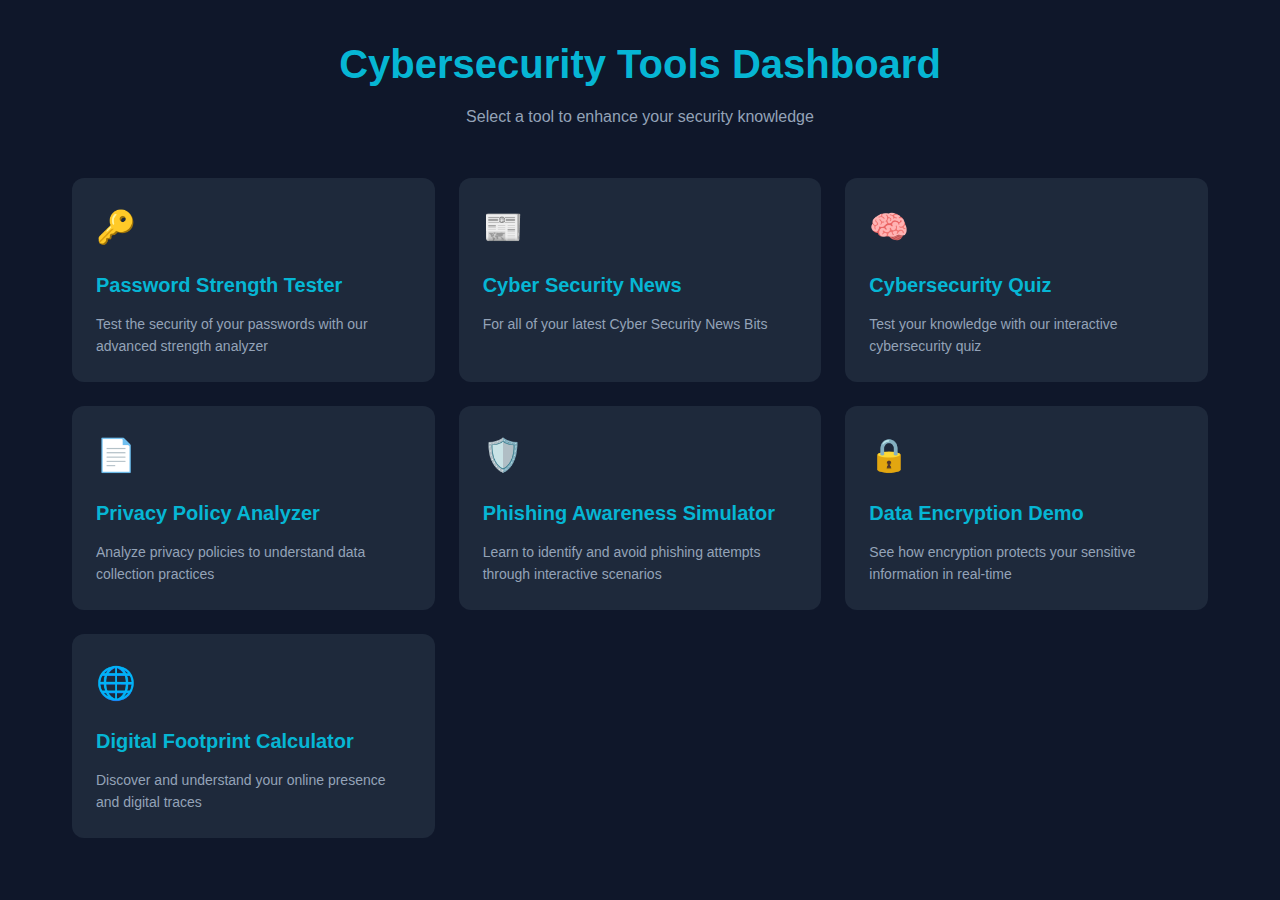
<file: index.html>
<!DOCTYPE html>
<html lang="en">
<head>
    <meta charset="UTF-8">
    <meta name="viewport" content="width=device-width, initial-scale=1.0">
    <title>Cybersecurity Tools Dashboard</title>
    <link rel="stylesheet" href="styles.css">
</head>
<body>
    <div class="container">
        <h1>Cybersecurity Tools Dashboard</h1>
        <p class="subtitle">Select a tool to enhance your security knowledge</p>
        
        <div class="grid">
            <div class="card" data-href="pst.html">
                <div class="icon">🔑</div>
                <h2>Password Strength Tester</h2>
                <p>Test the security of your passwords with our advanced strength analyzer</p>
            </div>
            
            <div class="card" data-href="Cybernews.html">
                <div class="icon">📰</div>
                <h2>Cyber Security News</h2>
                <p>For all of your latest Cyber Security News Bits </p>
            </div>

            <div class="card" data-href="quiz.html">
                <div class="icon">🧠</div>
                <h2>Cybersecurity Quiz</h2>
                <p>Test your knowledge with our interactive cybersecurity quiz</p>
            </div>
            
            <div class="card" data-href="privanalyzer.html">
                <div class="icon">📄</div>
                <h2>Privacy Policy Analyzer</h2>
                <p>Analyze privacy policies to understand data collection practices</p>
            </div>
            
            <div class="card" data-href="phishingsimu.html">
                <div class="icon">🛡️</div>
                <h2>Phishing Awareness Simulator</h2>
                <p>Learn to identify and avoid phishing attempts through interactive scenarios</p>
            </div>
            
            <div class="card" data-href="dataencrydemo.html">
                <div class="icon">🔒</div>
                <h2>Data Encryption Demo</h2>
                <p>See how encryption protects your sensitive information in real-time</p>
            </div>
            
            <div class="card" data-href="digitalfootprint.html">
                <div class="icon">🌐</div>
                <h2>Digital Footprint Calculator</h2>
                <p>Discover and understand your online presence and digital traces</p>
            </div>
        </div>
    </div>
    <script src="script.js"></script>
</body>
</html>
</file>
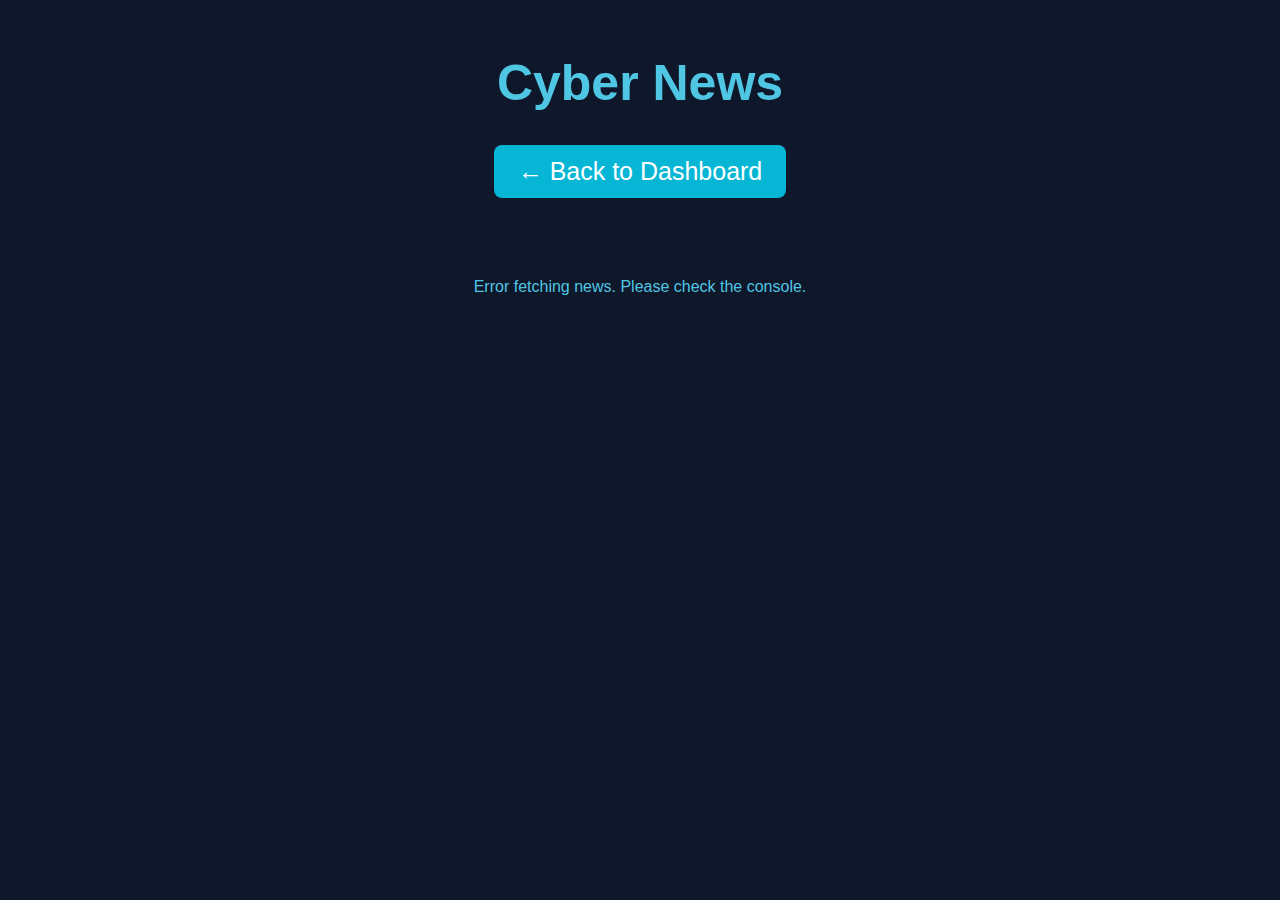
<file: Cybernews.html>
<!DOCTYPE html>
<html lang="en">
<head>
    <meta charset="UTF-8">
    <meta name="viewport" content="width=device-width, initial-scale=1.0">
    <title>Cyber News</title>
    <style>
        .back-button {
    display: inline-block;
    padding: 0.75rem 1.5rem;
    background-color: #06b6d4;
    color: #fff;
    text-decoration: none;
    border-radius: 0.5rem;
    margin-bottom: 1.5rem;
    transition: background-color 0.3s ease;
}

.back-button:hover {
    background-color: #0891b2;
}
        body { font-family: sans-serif; margin: 0; padding: 20px; background: #0f172a; color: #4fc6e3; }
        header { text-align: center; margin-bottom: 20px; font-size: 25px; }
        .news-card { background: #12213a; border-radius: 8px; box-shadow: 0 2px 4px rgba(0,0,0,0.1); padding: 20px; margin-bottom: 20px; }
        .news-card a { text-decoration: none; color: inherit; display: block;}
        .news-card h3 { margin-top: 0; }
        .news-card p { font-size: 0.9em; color: #bbd28b; }
        #news-container { display: flex; flex-wrap: wrap; justify-content: center; gap: 20px;} 
        main { padding: 20px;}

    </style>
</head>
<body>
    <header>
        <h1>Cyber News</h1>
        <a href="index.html" class="back-button">← Back to Dashboard</a>
        </div>
    </header>

    <main>
        <div id="news-container"></div>
    </main>

    <script>
        document.addEventListener('DOMContentLoaded', () => {
            const newsContainer = document.getElementById('news-container');
            const keywordsSelect = document.getElementById('keywords');
            const filterButton = document.getElementById('filterButton');
            const guardianApiKey = '76ef4581-744b-4572-8099-77096a9ebbce'; // **REPLACE WITH YOUR KEY**

            function fetchNews(keywords = []) {
                let query = keywords.length > 0 ? keywords.join(' OR ') : 'cybersecurity OR technology OR ai'; // Build query
                const apiUrl = `https://content.guardianapis.com/search?q=${query}&api-key=${guardianApiKey}&show-fields=headline,trailText,webUrl`;

                fetch(apiUrl)
                    .then(response => {
                        if (!response.ok) {
                            throw new Error(`HTTP error! status: ${response.status}`); // Check for HTTP errors
                        }
                        return response.json();
                    })
                    .then(data => {
                        if (data.response && data.response.results) {
                            displayNews(data.response.results);
                        } else {
                            console.error("Invalid Guardian API response:", data);
                            newsContainer.innerHTML = "<p>Error fetching news.</p>";
                        }
                    })
                    .catch(error => {
                        console.error("Fetch error:", error);
                        newsContainer.innerHTML = "<p>Error fetching news. Please check the console.</p>";
                    });
            }

            function displayNews(newsItems) {
                newsContainer.innerHTML = ''; // Clear previous news

                if (!newsItems || newsItems.length === 0) {
                    newsContainer.innerHTML = "<p>No news found.</p>";
                    return;
                }

                newsItems.forEach(item => {
                    const card = document.createElement('div');
                    card.classList.add('news-card');

                    const link = document.createElement('a');
                    link.href = item.webUrl;
                    link.target = '_blank';

                    const title = document.createElement('h3');
                    title.textContent = item.fields.headline;

                    const snippet = document.createElement('p');
                    snippet.textContent = item.fields.trailText || "No snippet available.";

                    link.appendChild(title);
                    link.appendChild(snippet);
                    card.appendChild(link);
                    newsContainer.appendChild(card);
                });
            }

            fetchNews(); // Initial fetch

            filterButton.addEventListener('click', () => {
                const selectedKeywords = Array.from(keywordsSelect.selectedOptions).map(option => option.value);
                fetchNews(selectedKeywords);
            });
        });
    </script>
</body>
</html>
</file>
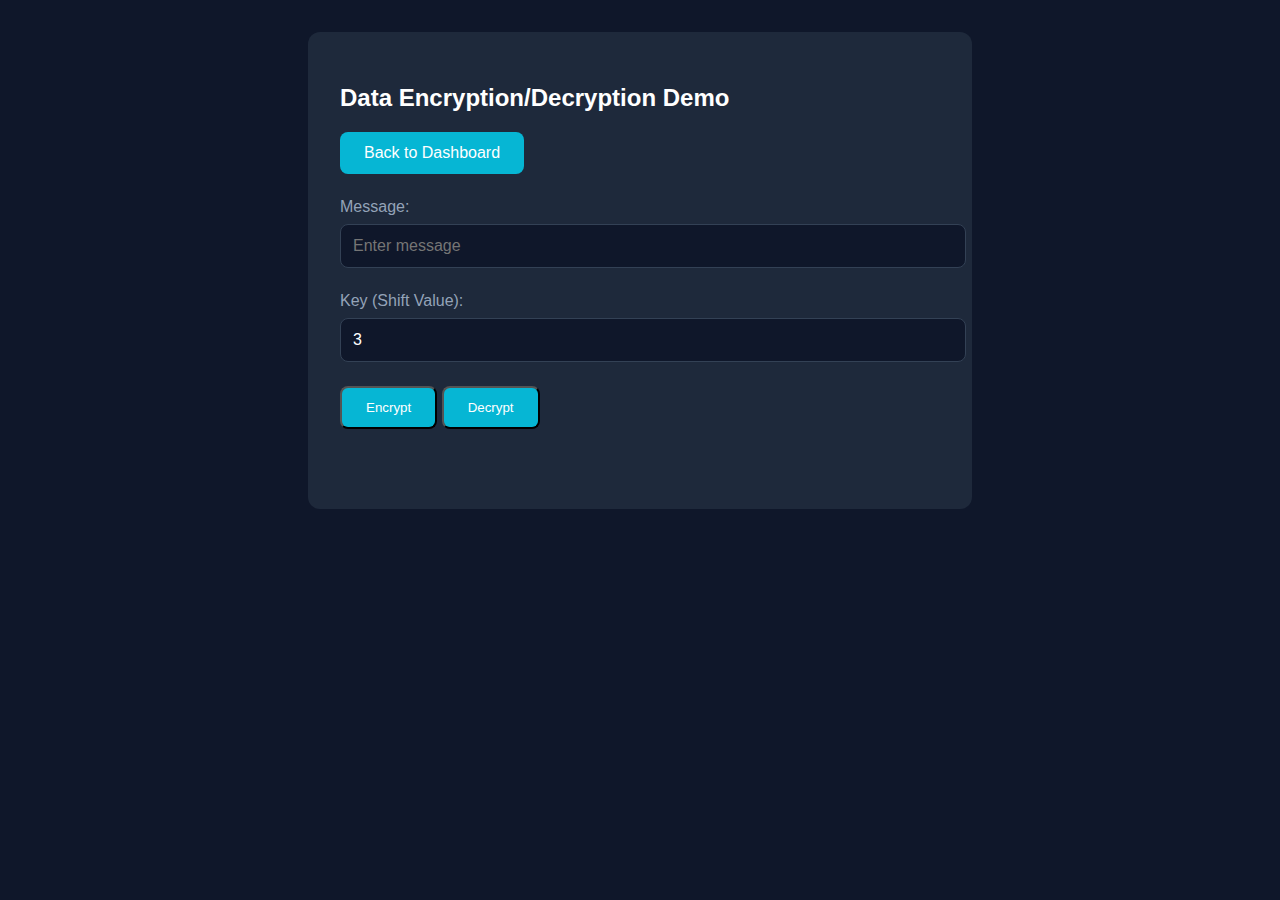
<file: dataencrydemo.html>
<!DOCTYPE html>
<html lang="en">
<head>
    <meta charset="UTF-8">
    <meta name="viewport" content="width=device-width, initial-scale=1.0">
    <title>Data Encryption/Decryption Demo</title>
    <style>
        body {
            background-color: #0f172a;
            color: #fff;
            font-family: sans-serif;
        }

        .hibp-container {
            max-width: 600px;
            margin: 2rem auto;
            padding: 2rem;
            background-color: #1e293b;
            border-radius: 0.75rem;
        }

        .input-group {
            margin-bottom: 1.5rem;
        }

        .input-group label {
            display: block;
            margin-bottom: 0.5rem;
            color: #94a3b8;
        }

        .input-group input {
            width: 100%;
            padding: 0.75rem;
            border: 1px solid #334155;
            border-radius: 0.5rem;
            background-color: #0f172a;
            color: #fff;
            font-size: 1rem;
        }

        .back-button {
            display: inline-block;
            padding: 0.75rem 1.5rem;
            background-color: #06b6d4;
            color: #fff;
            text-decoration: none;
            border-radius: 0.5rem;
            margin-bottom: 1.5rem;
            transition: background-color 0.3s ease;
        }

        .back-button:hover {
            background-color: #0891b2;
        }

        .hibp-results {
            margin-top: 1.5rem;
            color: #fff;
        }

        .hibp-results p {
            margin-bottom: 0.5rem;
        }

        .hibp-results a {
            color: #06b6d4;
            text-decoration: none;
        }
    </style>
</head>
<body>

    <div class="hibp-container">
        <h2>Data Encryption/Decryption Demo</h2>
        <a href="index.html" class="back-button">Back to Dashboard</a>

        <div class="input-group">
            <label for="message">Message:</label>
            <input type="text" id="message" placeholder="Enter message">
        </div>

        <div class="input-group">
            <label for="key">Key (Shift Value):</label>
            <input type="number" id="key" value="3" placeholder="Enter shift value (number)">
        </div>

        <button class="back-button" id="encryptButton">Encrypt</button>
        <button class="back-button" id="decryptButton">Decrypt</button>

        <div class="hibp-results" id="results"></div>
    </div>


    <script>
        function caesarCipher(text, shift) {
            let result = '';
            for (let i = 0; i < text.length; i++) {
                let char = text[i];
                if (char.toUpperCase() >= 'A' && char.toUpperCase() <= 'Z') {
                    let code = char.charCodeAt(0);
                    let shiftedCode = ((code - (char.toUpperCase() === char ? 65 : 97) + shift) % 26 + 26) % 26 + (char.toUpperCase() === char ? 65 : 97);
                    result += String.fromCharCode(shiftedCode);
                } else {
                    result += char;
                }
            }
            return result;
        }

        document.addEventListener('DOMContentLoaded', () => {
            const messageInput = document.getElementById('message');
            const keyInput = document.getElementById('key');
            const encryptButton = document.getElementById('encryptButton');
            const decryptButton = document.getElementById('decryptButton');
            const resultsDiv = document.getElementById('results');

            encryptButton.addEventListener('click', () => {
                const message = messageInput.value;
                const key = parseInt(keyInput.value);
                const encryptedMessage = caesarCipher(message, key);
                resultsDiv.innerHTML = `<p>Encrypted: ${encryptedMessage}</p>`;
            });

            decryptButton.addEventListener('click', () => {
                const message = messageInput.value;
                const key = parseInt(keyInput.value);
                const decryptedMessage = caesarCipher(message, -key); 
                resultsDiv.innerHTML = `<p>Decrypted: ${decryptedMessage}</p>`;
            });
        });
    </script>

</body>
</html>
</file>
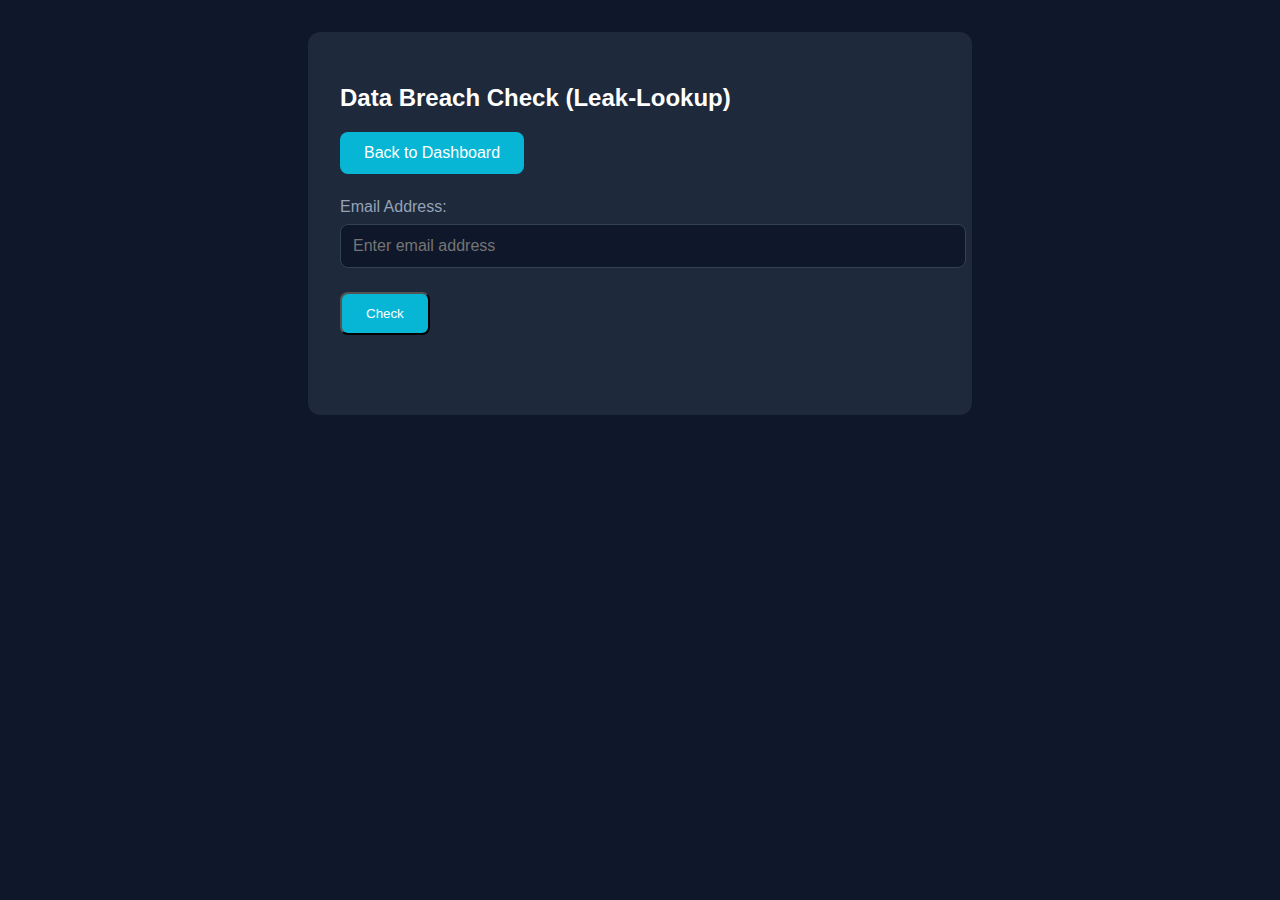
<file: digitalfootprint.html>
<!DOCTYPE html>
<html lang="en">
<head>
    <meta charset="UTF-8">
    <meta name="viewport" content="width=device-width, initial-scale=1.0">
    <title>Data Breach Check (Leak-Lookup)</title>
    <style>
        
        body {
            background-color: #0f172a;
            color: #fff;
            font-family: sans-serif;
        }

        .hibp-container {
            max-width: 600px;
            margin: 2rem auto;
            padding: 2rem;
            background-color: #1e293b;
            border-radius: 0.75rem;
        }

        .input-group {
            margin-bottom: 1.5rem;
        }

        .input-group label {
            display: block;
            margin-bottom: 0.5rem;
            color: #94a3b8;
        }

        .input-group input {
            width: 100%;
            padding: 0.75rem;
            border: 1px solid #334155;
            border-radius: 0.5rem;
            background-color: #0f172a;
            color: #fff;
            font-size: 1rem;
        }

        .hibp-results {
            margin-top: 1.5rem;
            color: #fff;
        }

        .hibp-results p {
            margin-bottom: 0.5rem;
        }

        .hibp-results a {
            color: #06b6d4;
            text-decoration: none;
        }

        .back-button {
            display: inline-block;
            padding: 0.75rem 1.5rem;
            background-color: #06b6d4;
            color: #fff;
            text-decoration: none;
            border-radius: 0.5rem;
            margin-bottom: 1.5rem;
            transition: background-color 0.3s ease;
        }

        .back-button:hover {
            background-color: #0891b2;
        }
    </style>
</head>
<body>

    <div class="hibp-container">
        <h2>Data Breach Check (Leak-Lookup)</h2>
        <a href="index.html" class="back-button">Back to Dashboard</a>
        <div class="input-group">
            <label for="email">Email Address:</label>
            <input type="email" id="email" placeholder="Enter email address">
        </div>
        <button class="back-button" id="checkButton">Check</button>
        <div class="hibp-results" id="results"></div>
    </div>

    <script>
        document.addEventListener('DOMContentLoaded', () => {
            const emailInput = document.getElementById('email');
            const checkButton = document.getElementById('checkButton');
            const resultsDiv = document.getElementById('results');

            checkButton.addEventListener('click', () => {
                const email = emailInput.value;
                if (!email) {
                    resultsDiv.innerHTML = "<p>Please enter an email address.</p>";
                    return;
                }

                const leakLookupApiKey = '81d792a7a87bc83f7a5d5384471b6b44'; // **REPLACE WITH YOUR API KEY**
                const leakLookupApiUrl = `https://api.leak-lookup.com/search?email=${email}&api_key=${leakLookupApiKey}`;

                fetch(leakLookupApiUrl)
                    .then(response => {
                        if (response.status === 200) {
                            return response.json();
                        } else if (response.status === 404) {
                            return null; // Email not found
                        } else {
                            throw new Error(`Leak-Lookup API error: ${response.status}`);
                        }
                    })
                    .then(data => {
                        resultsDiv.innerHTML = "";
                        if (data && data.length > 0) {
                            let breachesHtml = "<p>The following breaches were found:</p><ul>";
                            data.forEach(breach => {
                                breachesHtml += `<li>${breach.title}</li>`; 
                            });
                            breachesHtml += "</ul>";
                            resultsDiv.innerHTML = breachesHtml;
                        } else if (data === null) {
                            resultsDiv.innerHTML = "<p>No breaches found for this email address.</p>";
                        } else {
                            resultsDiv.innerHTML = "<p>No breaches found for this email address.</p>";
                        }
                    })
                    .catch(error => {
                        console.error("Error checking Leak-Lookup:", error);
                        resultsDiv.innerHTML = "<p>Error checking for breaches. Please try again later.</p>";
                    });
            });
        });
    </script>

</body>
</html>
</file>
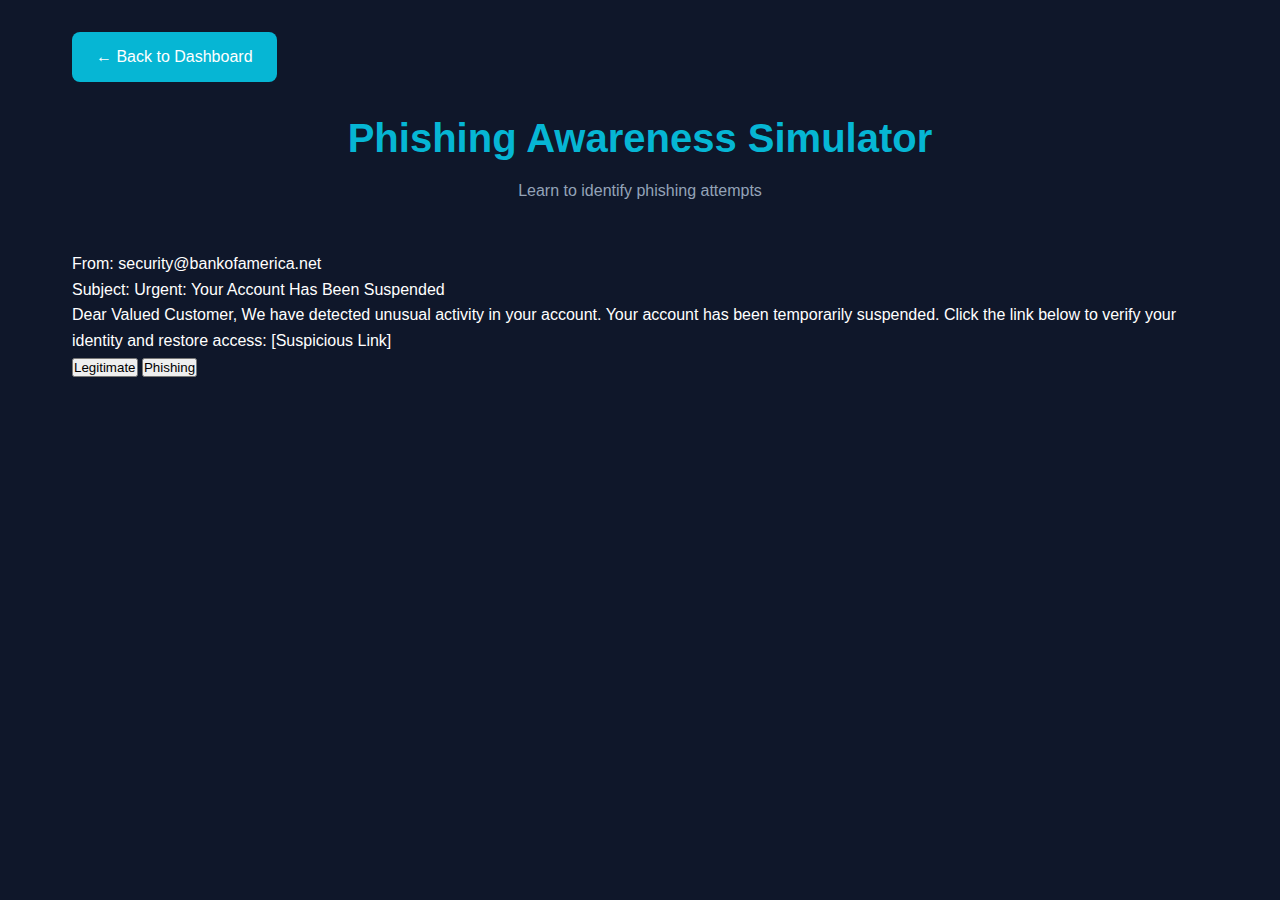
<file: phishingsimu.html>
<!DOCTYPE html>
<html lang="en">
<head>
    <meta charset="UTF-8">
    <meta name="viewport" content="width=device-width, initial-scale=1.0">
    <title>Phishing Awareness Simulator</title>
    <link rel="stylesheet" href="styles.css">
</head>
<body>
    <div class="container">
        <a href="index.html" class="back-button">← Back to Dashboard</a>
        
        <div class="simulator-container">
            <h1>Phishing Awareness Simulator</h1>
            <p class="subtitle">Learn to identify phishing attempts</p>

            <div id="email-container" class="email-container">
                <div class="email-header">
                    <div class="email-field">
                        <span class="field-label">From:</span>
                        <span id="sender" class="field-value"></span>
                    </div>
                    <div class="email-field">
                        <span class="field-label">Subject:</span>
                        <span id="subject" class="field-value"></span>
                    </div>
                </div>
                <div id="email-body" class="email-body"></div>
            </div>

            <div class="action-container">
                <button id="legitimate-btn" class="action-button">Legitimate</button>
                <button id="phishing-btn" class="action-button danger">Phishing</button>
            </div>

            <div id="feedback" class="feedback-container"></div>
        </div>
    </div>

    <script>
        const phishingScenarios = [
            {
                sender: "security@bankofamerica.net",
                subject: "Urgent: Your Account Has Been Suspended",
                body: "Dear Valued Customer,\n\nWe have detected unusual activity in your account. Your account has been temporarily suspended. Click the link below to verify your identity and restore access:\n\n[Suspicious Link]",
                isPhishing: true,
                explanation: "Red flags: Urgent language, suspicious sender domain (.net instead of .com), generic greeting, request to click a link"
            },
            {
                sender: "support@dropbox.com",
                subject: "Your Dropbox: New sign-in from Chrome on Windows",
                body: "We noticed a new sign-in to your Dropbox account. If this was you, you can safely ignore this message. If this wasn't you, please reset your password.",
                isPhishing: false,
                explanation: "Legitimate: Correct domain, no urgent action required, no suspicious links, informative content"
            },
            {
                sender: "hr.department@company-careers.com",
                subject: "Job Offer - Immediate Response Required",
                body: "Congratulations! You've been selected for a position. To accept, please provide your social security number and bank details for direct deposit setup.",
                isPhishing: true,
                explanation: "Red flags: Suspicious domain, requesting sensitive information via email, urgency"
            }
        ];

        let currentScenario = 0;
        let score = 0;

        function loadScenario() {
            const scenario = phishingScenarios[currentScenario];
            document.getElementById('sender').textContent = scenario.sender;
            document.getElementById('subject').textContent = scenario.subject;
            document.getElementById('email-body').textContent = scenario.body;
            document.getElementById('feedback').innerHTML = '';
        }

        function checkAnswer(isPhishingGuess) {
            const scenario = phishingScenarios[currentScenario];
            const isCorrect = isPhishingGuess === scenario.isPhishing;
            
            const feedback = document.getElementById('feedback');
            feedback.innerHTML = `
                <div class="feedback ${isCorrect ? 'correct' : 'incorrect'}">
                    <h3>${isCorrect ? '✓ Correct!' : '✗ Incorrect'}</h3>
                    <p>${scenario.explanation}</p>
                    ${currentScenario < phishingScenarios.length - 1 ? 
                        '<button onclick="nextScenario()" class="action-button">Next Email</button>' :
                        '<button onclick="restart()" class="action-button">Start Over</button>'}
                </div>
            `;

            if (isCorrect) score++;
            
            document.getElementById('legitimate-btn').disabled = true;
            document.getElementById('phishing-btn').disabled = true;
        }

        function nextScenario() {
            currentScenario++;
            document.getElementById('legitimate-btn').disabled = false;
            document.getElementById('phishing-btn').disabled = false;
            loadScenario();
        }

        function restart() {
            currentScenario = 0;
            score = 0;
            document.getElementById('legitimate-btn').disabled = false;
            document.getElementById('phishing-btn').disabled = false;
            loadScenario();
        }

        document.getElementById('legitimate-btn').addEventListener('click', () => checkAnswer(false));
        document.getElementById('phishing-btn').addEventListener('click', () => checkAnswer(true));

        loadScenario();
    </script>
</body>
</html>
</file>
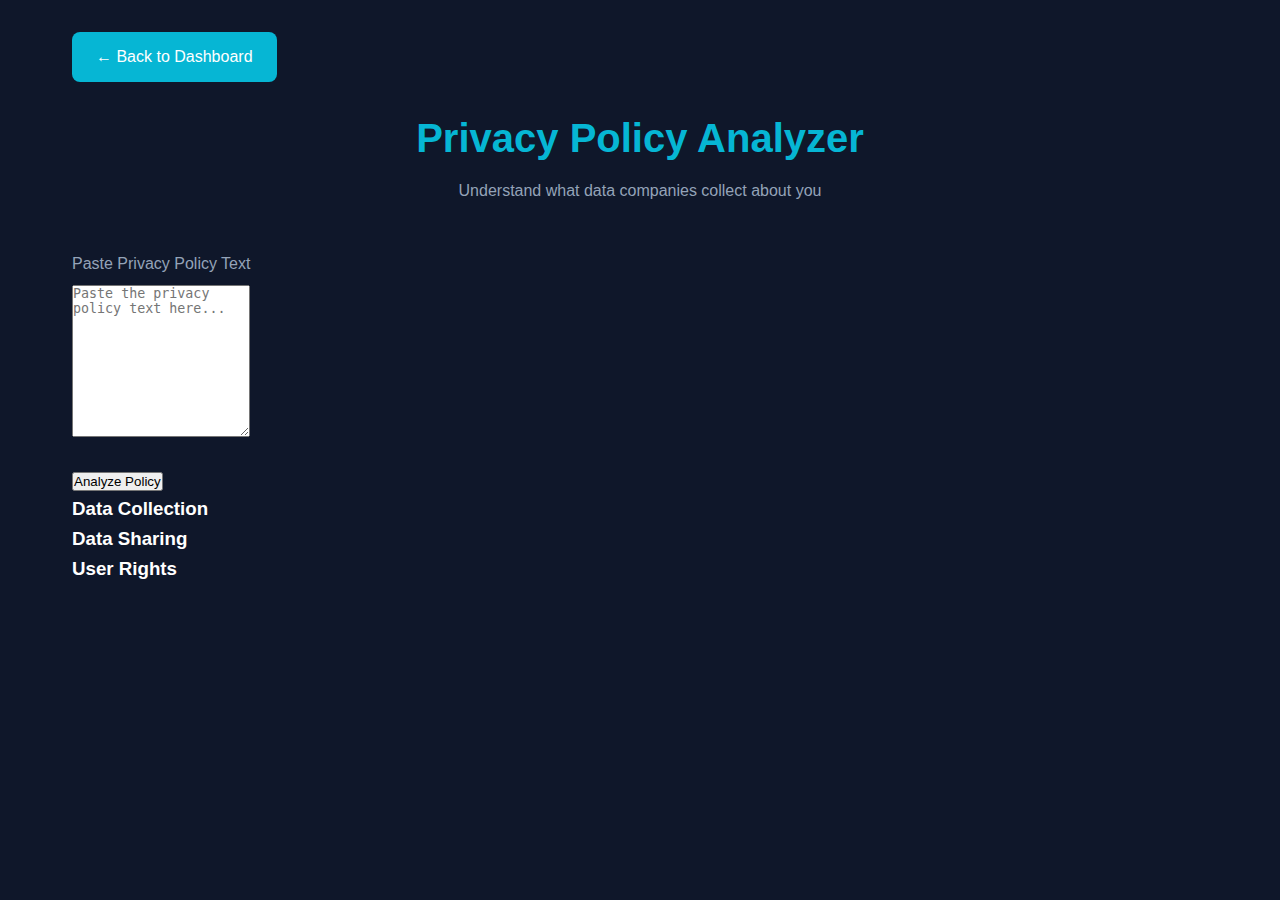
<file: privanalyzer.html>
<!DOCTYPE html>
<html lang="en">
<head>
    <meta charset="UTF-8">
    <meta name="viewport" content="width=device-width, initial-scale=1.0">
    <title>Privacy Policy Analyzer</title>
    <link rel="stylesheet" href="styles.css">
</head>
<body>
    <div class="container">
        <a href="index.html" class="back-button">← Back to Dashboard</a>
        
        <div class="analyzer-container">
            <h1>Privacy Policy Analyzer</h1>
            <p class="subtitle">Understand what data companies collect about you</p>
            
            <div class="input-group">
                <label for="policy-text">Paste Privacy Policy Text</label>
                <textarea id="policy-text" rows="10" placeholder="Paste the privacy policy text here..."></textarea>
            </div>

            <button id="analyze-btn" class="action-button">Analyze Policy</button>

            <div id="results" class="results-container">
                <div class="metric-group">
                    <h3>Data Collection</h3>
                    <div id="data-collection-results"></div>
                </div>
                <div class="metric-group">
                    <h3>Data Sharing</h3>
                    <div id="data-sharing-results"></div>
                </div>
                <div class="metric-group">
                    <h3>User Rights</h3>
                    <div id="user-rights-results"></div>
                </div>
            </div>
        </div>
    </div>

    <script>
        const keywordCategories = {
            dataCollection: {
                personal: ['name', 'email', 'address', 'phone', 'birthday', 'age'],
                behavioral: ['browsing', 'clicks', 'activity', 'usage', 'behavior'],
                technical: ['IP address', 'device', 'browser', 'cookies', 'location']
            },
            dataSharing: {
                thirdParty: ['third party', 'partners', 'advertisers', 'vendors'],
                legal: ['law enforcement', 'court order', 'subpoena', 'legal'],
                business: ['subsidiary', 'affiliate', 'merger', 'acquisition']
            },
            userRights: {
                access: ['access', 'view', 'obtain', 'copy'],
                delete: ['delete', 'remove', 'erase'],
                control: ['opt-out', 'opt out', 'unsubscribe', 'consent']
            }
        };

        document.getElementById('analyze-btn').addEventListener('click', analyzePolicyText);

        function analyzePolicyText() {
            const policyText = document.getElementById('policy-text').value.toLowerCase();
            
            const results = {
                dataCollection: analyzeCategory(policyText, keywordCategories.dataCollection),
                dataSharing: analyzeCategory(policyText, keywordCategories.dataSharing),
                userRights: analyzeCategory(policyText, keywordCategories.userRights)
            };

            displayResults(results);
        }

        function analyzeCategory(text, category) {
            const findings = {};
            for (const [type, keywords] of Object.entries(category)) {
                findings[type] = keywords.filter(keyword => text.includes(keyword));
            }
            return findings;
        }

        function displayResults(results) {
            displayCategoryResults('data-collection-results', results.dataCollection, {
                personal: 'Personal Information',
                behavioral: 'Behavioral Data',
                technical: 'Technical Data'
            });

            displayCategoryResults('data-sharing-results', results.dataSharing, {
                thirdParty: 'Third Party Sharing',
                legal: 'Legal Compliance',
                business: 'Business Transfers'
            });

            displayCategoryResults('user-rights-results', results.userRights, {
                access: 'Data Access Rights',
                delete: 'Deletion Rights',
                control: 'Control Options'
            });
        }

        function displayCategoryResults(elementId, results, labels) {
            const container = document.getElementById(elementId);
            container.innerHTML = '';

            for (const [key, findings] of Object.entries(results)) {
                const item = document.createElement('div');
                item.className = 'result-item';
                
                const label = document.createElement('span');
                label.className = 'result-label';
                label.textContent = labels[key];

                const status = document.createElement('span');
                status.className = `result-status ${findings.length > 0 ? 'found' : 'not-found'}`;
                status.textContent = findings.length > 0 ? '✓ Found' : '✗ Not Found';

                item.appendChild(label);
                item.appendChild(status);
                container.appendChild(item);
            }
        }
    </script>
</body>
</html>
</file>
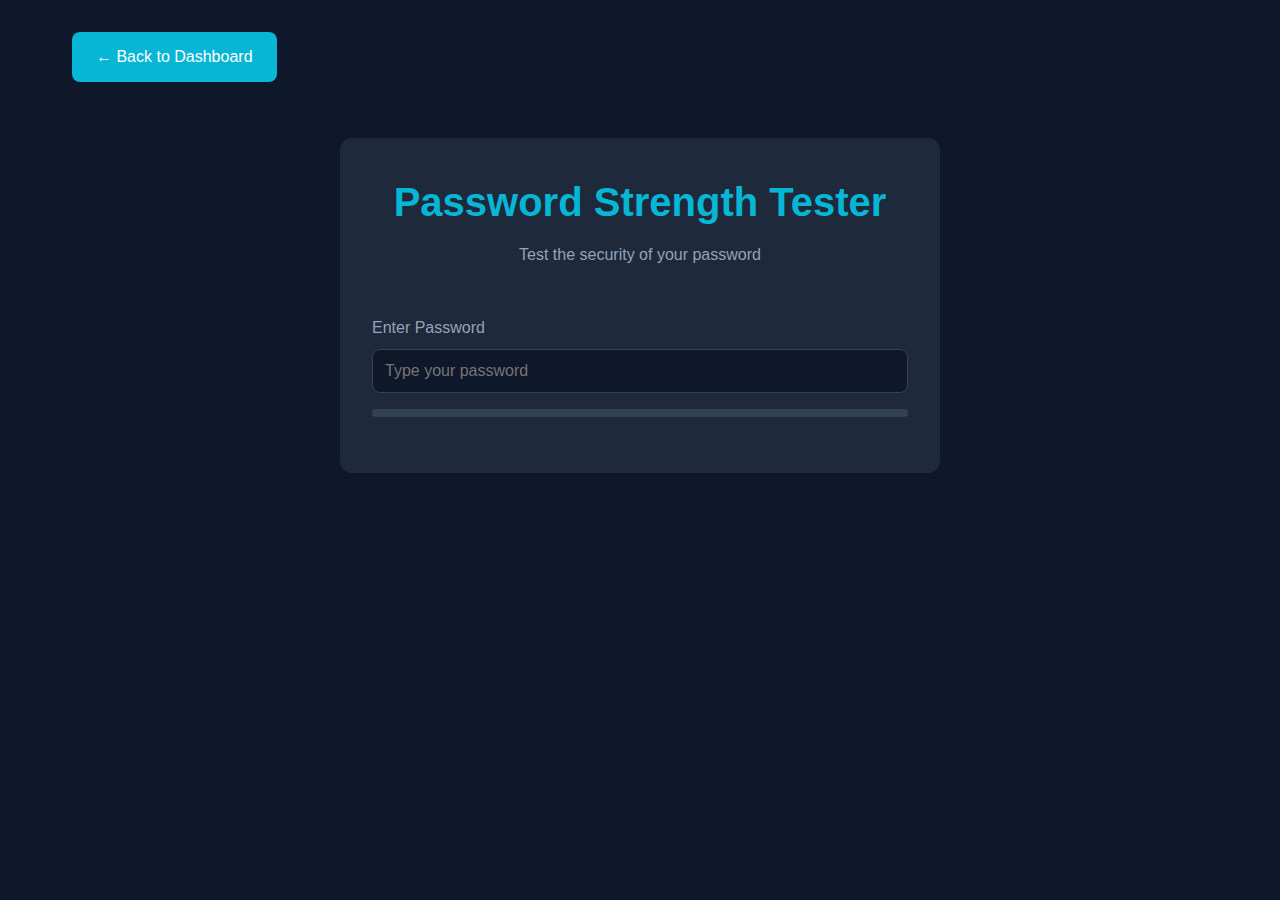
<file: pst.html>
<!DOCTYPE html>
<html lang="en">
<head>
    <meta charset="UTF-8">
    <meta name="viewport" content="width=device-width, initial-scale=1.0">
    <title>Password Strength Tester</title>
    <link rel="stylesheet" href="styles.css">
</head>
<body>
    <div class="container">
        <a href="index.html" class="back-button">← Back to Dashboard</a>
        
        <div class="pst-container">
            <h1>Password Strength Tester</h1>
            <p class="subtitle">Test the security of your password</p>
            
            <div class="input-group">
                <label for="password">Enter Password</label>
                <input type="password" id="password" placeholder="Type your password">
                <div class="strength-meter">
                    <div id="strength-bar"></div>
                </div>
                <p id="strength-text" style="margin-top: 1rem; color: #94a3b8;"></p>
            </div>
        </div>
    </div>

    <script>
        document.addEventListener('DOMContentLoaded', () => {
            const passwordInput = document.getElementById('password');
            const strengthBar = document.getElementById('strength-bar');
            const strengthText = document.getElementById('strength-text');

            const checkPasswordStrength = (password) => {
                let strength = 0;
                const feedback = [];

                // Length check
                if (password.length >= 8) {
                    strength += 25;
                    feedback.push("Good length");
                } else {
                    feedback.push("Password should be at least 8 characters");
                }

                // Uppercase check
                if (/[A-Z]/.test(password)) {
                    strength += 25;
                    feedback.push("Contains uppercase");
                } else {
                    feedback.push("Add uppercase letters");
                }

                // Numbers check
                if (/\d/.test(password)) {
                    strength += 25;
                    feedback.push("Contains numbers");
                } else {
                    feedback.push("Add numbers");
                }

                // Special characters check
                if (/[!@#$%^&*(),.?":{}|<>]/.test(password)) {
                    strength += 25;
                    feedback.push("Contains special characters");
                } else {
                    feedback.push("Add special characters");
                }

                return { strength, feedback };
            };

            passwordInput.addEventListener('input', (e) => {
                const { strength, feedback } = checkPasswordStrength(e.target.value);
                
                // Update strength bar
                strengthBar.style.width = `${strength}%`;
                strengthBar.style.backgroundColor = 
                    strength <= 25 ? '#ef4444' :  // red
                    strength <= 50 ? '#f59e0b' :  // yellow
                    strength <= 75 ? '#10b981' :  // green
                    '#06b6d4';                    // cyan

                // Update feedback text
                strengthText.textContent = `Strength: ${strength}% - ${feedback.join(', ')}`;
            });
        });
    </script>
</body>
</html>
</file>
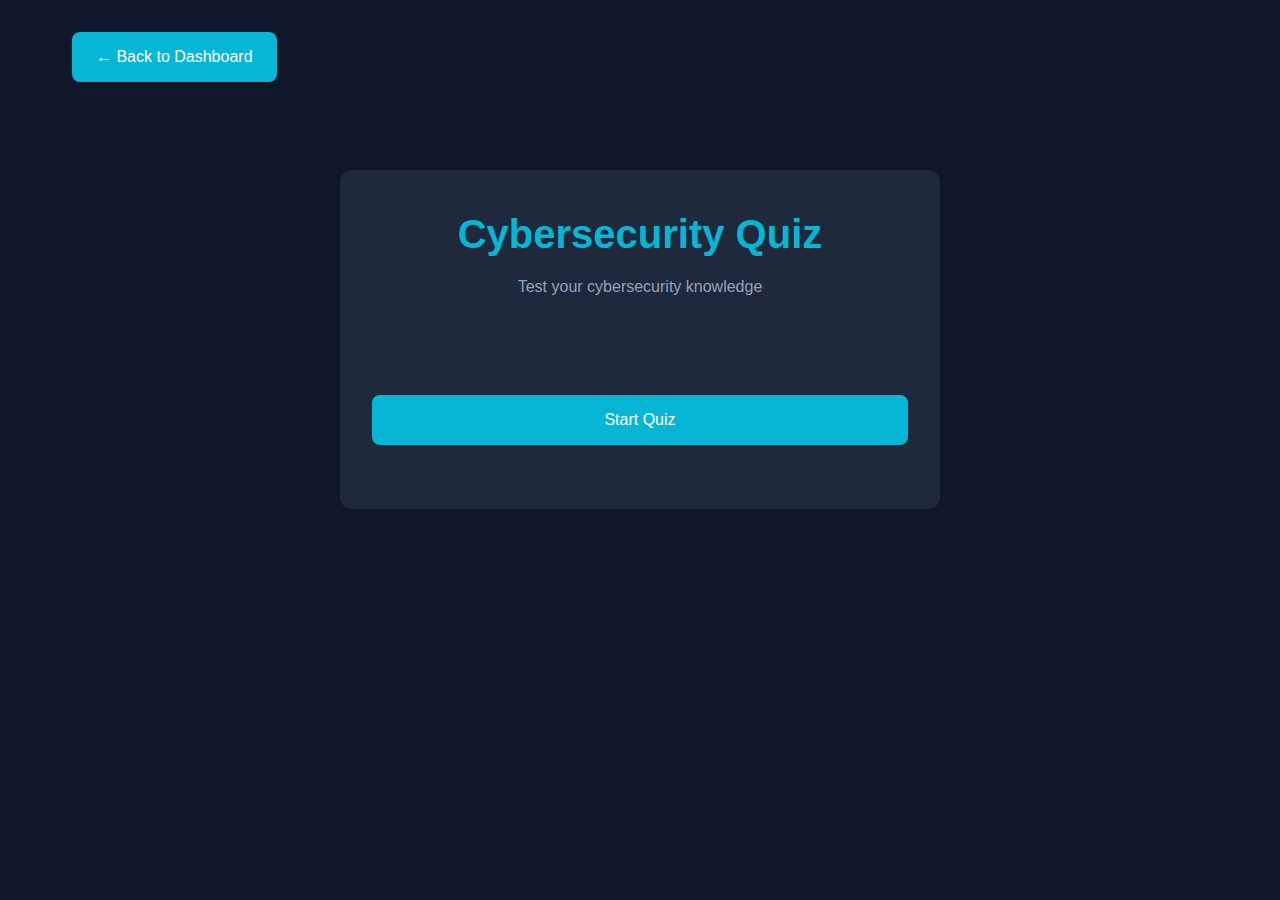
<file: quiz.html>
<!DOCTYPE html>
<html lang="en">
<head>
    <meta charset="UTF-8">
    <meta name="viewport" content="width=device-width, initial-scale=1.0">
    <title>Cybersecurity Quiz</title>
    <link rel="stylesheet" href="styles.css">
</head>
<body>
    <div class="container">
        <a href="index.html" class="back-button">← Back to Dashboard</a>
        
        <!DOCTYPE html>
<html lang="en">
<head>
    <meta charset="UTF-8">
    <meta name="viewport" content="width=device-width, initial-scale=1.0">
    <title>Cybersecurity Quiz</title>
    <link rel="stylesheet" href="styles.css">
</head>
<body>
    <div class="container">
        
        <div class="quiz-container">
            <h1>Cybersecurity Quiz</h1>
            <p class="subtitle">Test your cybersecurity knowledge</p>
            
            <div id="quiz">
                <div id="question-container" class="question-container">
                    <h2 id="question"></h2>
                    <div id="answers" class="answers"></div>
                </div>
                <button id="next-btn" class="quiz-button" style="display: none;">Next Question</button>
                <button id="start-btn" class="quiz-button">Start Quiz</button>
                <p id="score" class="score"></p>
            </div>
        </div>
    </div>
    
    <script>
        const questions = [
            {
                question: "What is phishing?",
                answers: [
                    { text: "A type of fishing sport", correct: false },
                    { text: "A cybercrime that uses disguised email as a weapon", correct: true },
                    { text: "A computer virus", correct: false },
                    { text: "A type of encryption", correct: false }
                ]
            },
            {
                question: "What is two-factor authentication?",
                answers: [
                    { text: "Using two passwords", correct: false },
                    { text: "Using two different devices to log in", correct: false },
                    { text: "A security process requiring two different forms of identification", correct: true },
                    { text: "Having two email addresses", correct: false }
                ]
            },
            {
                question: "What is a strong password?",
                answers: [
                    { text: "Your birthday", correct: false },
                    { text: "A combination of letters, numbers, and special characters", correct: true },
                    { text: "Your pet's name", correct: false },
                    { text: "The word 'password'", correct: false }
                ]
            },
            {
                question: "What is malware?",
                answers: [
                    { text: "A type of software designed to harm a computer", correct: true },
                    { text: "A hardware component", correct: false },
                    { text: "A secure application", correct: false },
                    { text: "A type of data encryption", correct: false }
                ]
            },
            {
                question: "What is a firewall?",
                answers: [
                    { text: "A physical wall to stop fires", correct: false },
                    { text: "A security system for network protection", correct: true },
                    { text: "An antivirus software", correct: false },
                    { text: "A type of malware", correct: false }
                ]
            },
            {
                question: "What is ransomware?",
                answers: [
                    { text: "Software that locks your data and demands payment", correct: true },
                    { text: "A type of antivirus", correct: false },
                    { text: "A type of adware", correct: false },
                    { text: "A secure browser extension", correct: false }
                ]
            },
            {
                question: "What does VPN stand for?",
                answers: [
                    { text: "Virtual Private Network", correct: true },
                    { text: "Very Personal Network", correct: false },
                    { text: "Virtual Protection Node", correct: false },
                    { text: "Verified Private Network", correct: false }
                ]
            },
            {
                question: "What is a brute force attack?",
                answers: [
                    { text: "Using trial-and-error to guess login info", correct: true },
                    { text: "Physically breaking a computer", correct: false },
                    { text: "Intercepting data in transit", correct: false },
                    { text: "Creating a strong password", correct: false }
                ]
            },
            {
                question: "What is encryption?",
                answers: [
                    { text: "Converting data into a secure code", correct: true },
                    { text: "Deleting files permanently", correct: false },
                    { text: "Copying data to another device", correct: false },
                    { text: "Compressing files to save space", correct: false }
                ]
            },
            {
                question: "What is a DDoS attack?",
                answers: [
                    { text: "Overloading a system with traffic", correct: true },
                    { text: "Defending against data breaches", correct: false },
                    { text: "A type of encryption", correct: false },
                    { text: "A phishing technique", correct: false }
                ]
            },
            {
                question: "What is social engineering?",
                answers: [
                    { text: "Manipulating people into giving up confidential info", correct: true },
                    { text: "Building secure software", correct: false },
                    { text: "A form of data encryption", correct: false },
                    { text: "Creating strong passwords", correct: false }
                ]
            },
            {
                question: "What is spyware?",
                answers: [
                    { text: "Software that secretly monitors your activity", correct: true },
                    { text: "A secure web browser", correct: false },
                    { text: "An antivirus program", correct: false },
                    { text: "A software update", correct: false }
                ]
            },
            {
                question: "What is a botnet?",
                answers: [
                    { text: "A network of infected computers controlled by a hacker", correct: true },
                    { text: "A secure online network", correct: false },
                    { text: "An antivirus program", correct: false },
                    { text: "A type of firewall", correct: false }
                ]
            },
            {
                question: "What is SSL?",
                answers: [
                    { text: "Secure Sockets Layer", correct: true },
                    { text: "Super Secure Link", correct: false },
                    { text: "Single Security Layer", correct: false },
                    { text: "Secure Software Login", correct: false }
                ]
            },
            {
                question: "What is a honeypot?",
                answers: [
                    { text: "A decoy system to lure attackers", correct: true },
                    { text: "A type of encryption", correct: false },
                    { text: "A secure email service", correct: false },
                    { text: "An antivirus program", correct: false }
                ]
            },
            {
                question: "What is ransomware?",
                answers: [
                    { text: "Software that locks your data and demands payment", correct: true },
                    { text: "A type of antivirus", correct: false },
                    { text: "A type of adware", correct: false },
                    { text: "A secure browser extension", correct: false }
                ]
            },
            {
                question: "What is a zero-day exploit?",
                answers: [
                    { text: "A vulnerability exploited before it is known", correct: true },
                    { text: "A security patch released immediately", correct: false },
                    { text: "A software update", correct: false },
                    { text: "An antivirus program", correct: false }
                ]
            }
        ];
    
        let shuffledQuestions, currentQuestionIndex, score;
    
        const startButton = document.getElementById('start-btn');
        const nextButton = document.getElementById('next-btn');
        const questionContainer = document.getElementById('question-container');
        const questionElement = document.getElementById('question');
        const answersElement = document.getElementById('answers');
        const scoreElement = document.getElementById('score');
    
        startButton.addEventListener('click', startQuiz);
        nextButton.addEventListener('click', () => {
            currentQuestionIndex++;
            setNextQuestion();
        });
    
        function startQuiz() {
            startButton.style.display = 'none';
            scoreElement.textContent = '';
            score = 0;
            shuffledQuestions = questions.sort(() => Math.random() - 0.5).slice(0, 5);
            currentQuestionIndex = 0;
            questionContainer.style.display = 'block';
            setNextQuestion();
        }
    
        function setNextQuestion() {
            resetState();
            if (currentQuestionIndex < shuffledQuestions.length) {
                showQuestion(shuffledQuestions[currentQuestionIndex]);
            } else {
                showScore();
            }
        }
    
        function showQuestion(question) {
            questionElement.textContent = question.question;
            question.answers.forEach(answer => {
                const button = document.createElement('button');
                button.textContent = answer.text;
                button.classList.add('answer-btn');
                if (answer.correct) {
                    button.dataset.correct = answer.correct;
                }
                button.addEventListener('click', selectAnswer);
                answersElement.appendChild(button);
            });
        }
    
        function resetState() {
            nextButton.style.display = 'none';
            while (answersElement.firstChild) {
                answersElement.removeChild(answersElement.firstChild);
            }
        }
    
        function selectAnswer(e) {
            const selectedButton = e.target;
            const correct = selectedButton.dataset.correct === 'true';
            if (correct) score++;
    
            Array.from(answersElement.children).forEach(button => {
                setStatusClass(button, button.dataset.correct === 'true');
                button.disabled = true;
            });
    
            if (currentQuestionIndex < shuffledQuestions.length - 1) {
                nextButton.style.display = 'block';
            } else {
                showScore();
            }
        }
    
        function setStatusClass(element, correct) {
            if (correct) {
                element.classList.add('correct');
            } else {
                element.classList.add('wrong');
            }
        }
    
        function showScore() {
            resetState();
            questionElement.textContent = '';
            scoreElement.textContent = `Your score: ${score} out of ${shuffledQuestions.length}`;
            startButton.textContent = 'Retry Quiz';
            startButton.style.display = 'block';
        }
    </script>
</body>
</html>
</file>
<file: styles.css>
* {
    margin: 0;
    padding: 0;
    box-sizing: border-box;
}

body {
    font-family: -apple-system, BlinkMacSystemFont, 'Segoe UI', Roboto, Oxygen, Ubuntu, Cantarell, sans-serif;
    background-color: #0f172a;
    color: #fff;
    line-height: 1.6;
}

.container {
    max-width: 1200px;
    margin: 0 auto;
    padding: 2rem;
}

h1 {
    text-align: center;
    color: #06b6d4;
    font-size: 2.5rem;
    margin-bottom: 0.5rem;
}

.subtitle {
    text-align: center;
    color: #94a3b8;
    margin-bottom: 3rem;
}

.grid {
    display: grid;
    grid-template-columns: repeat(auto-fit, minmax(280px, 1fr));
    gap: 1.5rem;
}

.card {
    background-color: #1e293b;
    border-radius: 0.75rem;
    padding: 1.5rem;
    transition: transform 0.3s ease, box-shadow 0.3s ease;
    cursor: pointer;
}

.card:hover {
    transform: translateY(-5px);
    box-shadow: 0 10px 20px rgba(0, 0, 0, 0.2);
}

.icon {
    font-size: 2rem;
    margin-bottom: 1rem;
}

h2 {
    color: #06b6d4;
    font-size: 1.25rem;
    margin-bottom: 0.75rem;
}

.card p {
    color: #94a3b8;
    font-size: 0.875rem;
}

/* Password Strength Tester Page Styles */
.pst-container, .quiz-container {
    max-width: 600px;
    margin: 2rem auto;
    padding: 2rem;
    background-color: #1e293b;
    border-radius: 0.75rem;
}

.input-group {
    margin-bottom: 1.5rem;
}

.input-group label {
    display: block;
    margin-bottom: 0.5rem;
    color: #94a3b8;
}

.input-group input {
    width: 100%;
    padding: 0.75rem;
    border: 1px solid #334155;
    border-radius: 0.5rem;
    background-color: #0f172a;
    color: #fff;
    font-size: 1rem;
}

.strength-meter {
    height: 0.5rem;
    background-color: #334155;
    border-radius: 0.25rem;
    margin-top: 1rem;
    overflow: hidden;
}

.strength-meter div {
    height: 100%;
    width: 0;
    transition: width 0.3s ease;
}

.back-button {
    display: inline-block;
    padding: 0.75rem 1.5rem;
    background-color: #06b6d4;
    color: #fff;
    text-decoration: none;
    border-radius: 0.5rem;
    margin-bottom: 1.5rem;
    transition: background-color 0.3s ease;
}

.back-button:hover {
    background-color: #0891b2;
}

/* Quiz Styles */
.question-container {
    margin-bottom: 2rem;
}

.answers {
    display: grid;
    gap: 1rem;
    margin-top: 1rem;
}

.answer-btn, .quiz-button {
    padding: 1rem;
    border: 2px solid #334155;
    background-color: #0f172a;
    color: #fff;
    border-radius: 0.5rem;
    cursor: pointer;
    transition: all 0.3s ease;
    font-size: 1rem;
    width: 100%;
    text-align: left;
}

.quiz-button {
    background-color: #06b6d4;
    border: none;
    text-align: center;
    margin-top: 1rem;
}

.answer-btn:hover:not([disabled]) {
    background-color: #1e293b;
}

.quiz-button:hover {
    background-color: #0891b2;
}

.answer-btn.correct {
    background-color: #059669;
    color: white;
}

.answer-btn.wrong {
    background-color: #dc2626;
    color: white;
}

.answer-btn:disabled {
    cursor: not-allowed;
}

.score {
    text-align: center;
    font-size: 1.25rem;
    color: #06b6d4;
    margin-top: 2rem;
}
</file>
